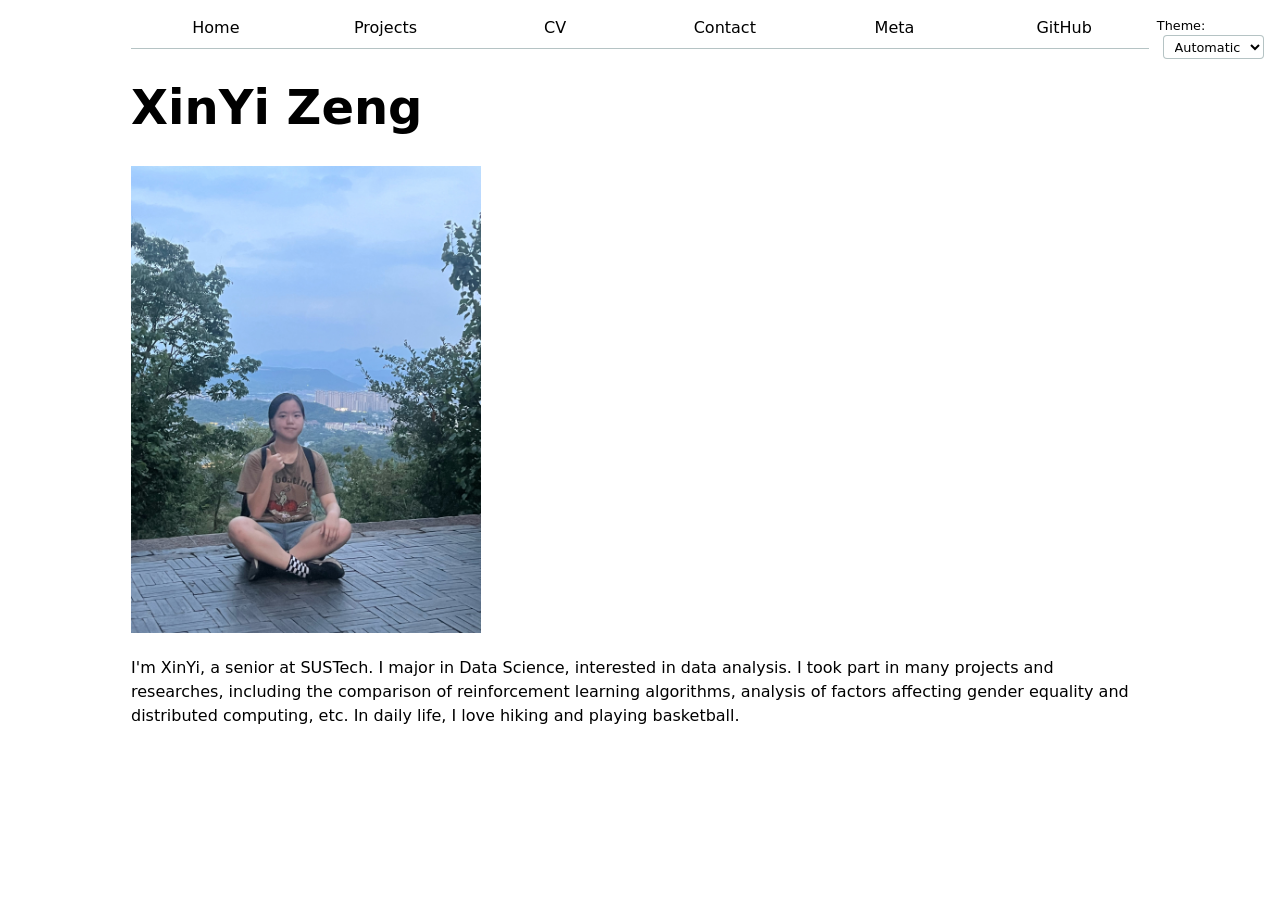
<file: index.html>
<!DOCTYPE html>
<html lang="en">
<head>
    <meta charset="UTF-8">
    <meta name="viewport" content="width=device-width, initial-scale=1.0">
    <title>XinYi Zeng: Personal site and portfolio</title>
    <!-- add outside css file -->
    <link rel="stylesheet" href="style.css">
</head>
<body>
    <h1>XinYi Zeng</h1>
    <img src="images/self_picture.jpg" alt="A photo of me hiking" style="width: 350px;">
    <p>I'm XinYi, a senior at SUSTech. I major in Data Science, interested in data analysis. I took part in many projects and researches, including the comparison of reinforcement learning algorithms, analysis of factors affecting gender equality and distributed computing, etc. In daily life, I love hiking and playing basketball. </p>

<script type="module" src="./global.js"></script>
<!-- defer: prevent scripts from loading too quickly -->
<script type="module" src="./index.js" defer></script>

</body>
</html>
</file>
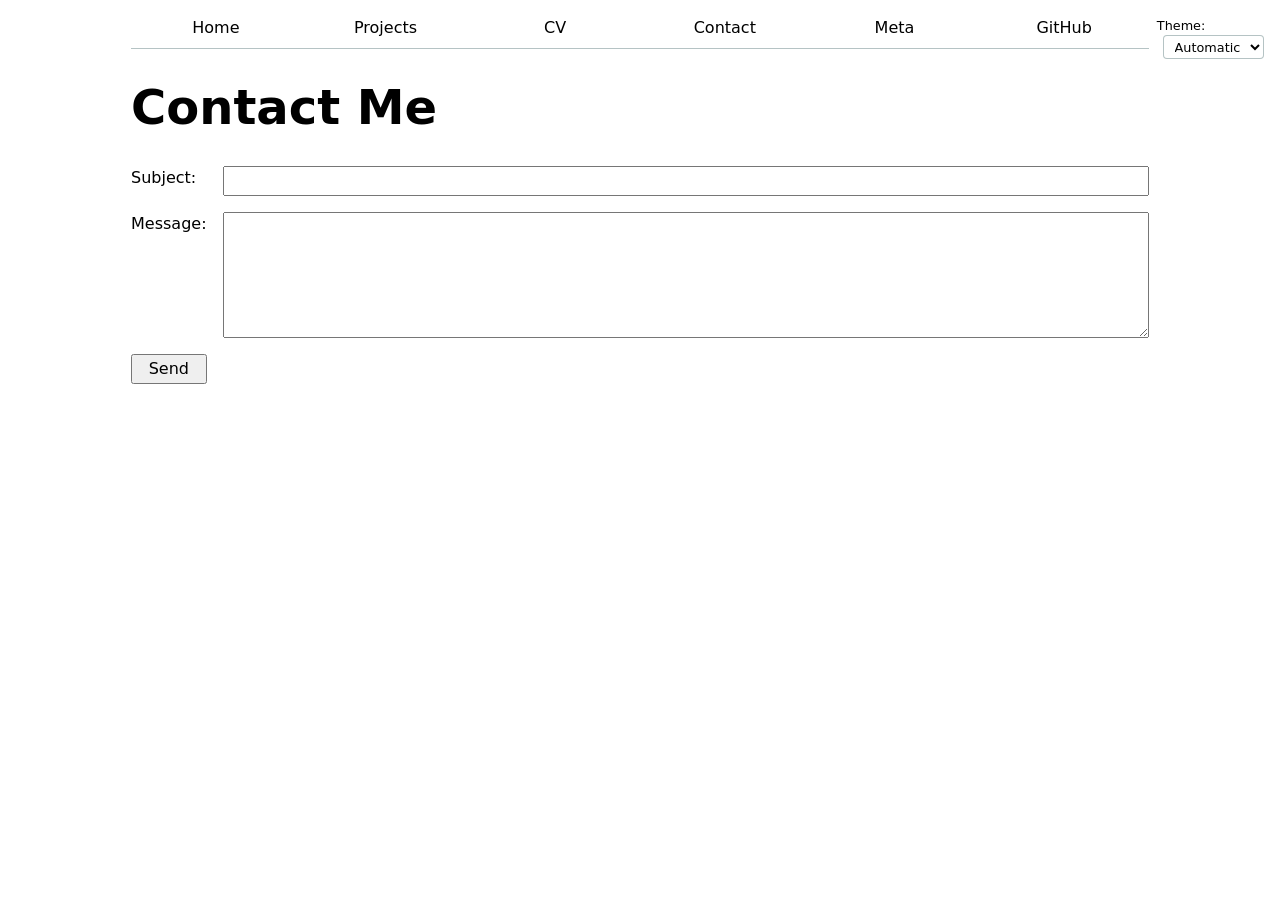
<file: contact/index.html>
<!DOCTYPE html>
<html lang="en">
<head>
    <meta charset="UTF-8">
    <meta name="viewport" content="width=device-width, initial-scale=1.0">
    <title>Contact - XinYi Zeng</title>
    <link rel="stylesheet" href="../style.css">
</head>
<body>
    <h1>Contact Me</h1>
    <!--Calling the local mail client-->
    <form action="mailto:zengxinyi04@gmail.com"  method="POST" enctype="text/plain">
        <label>
            Subject:
            <input name="subject" required>
        </label>

        <label>
            Message:
            <textarea name="body" rows="5" required></textarea>
        </label>

        <button>Send</button>
    </form>


<script type="module" src="../global.js"></script>
</body>
</html>
</file>
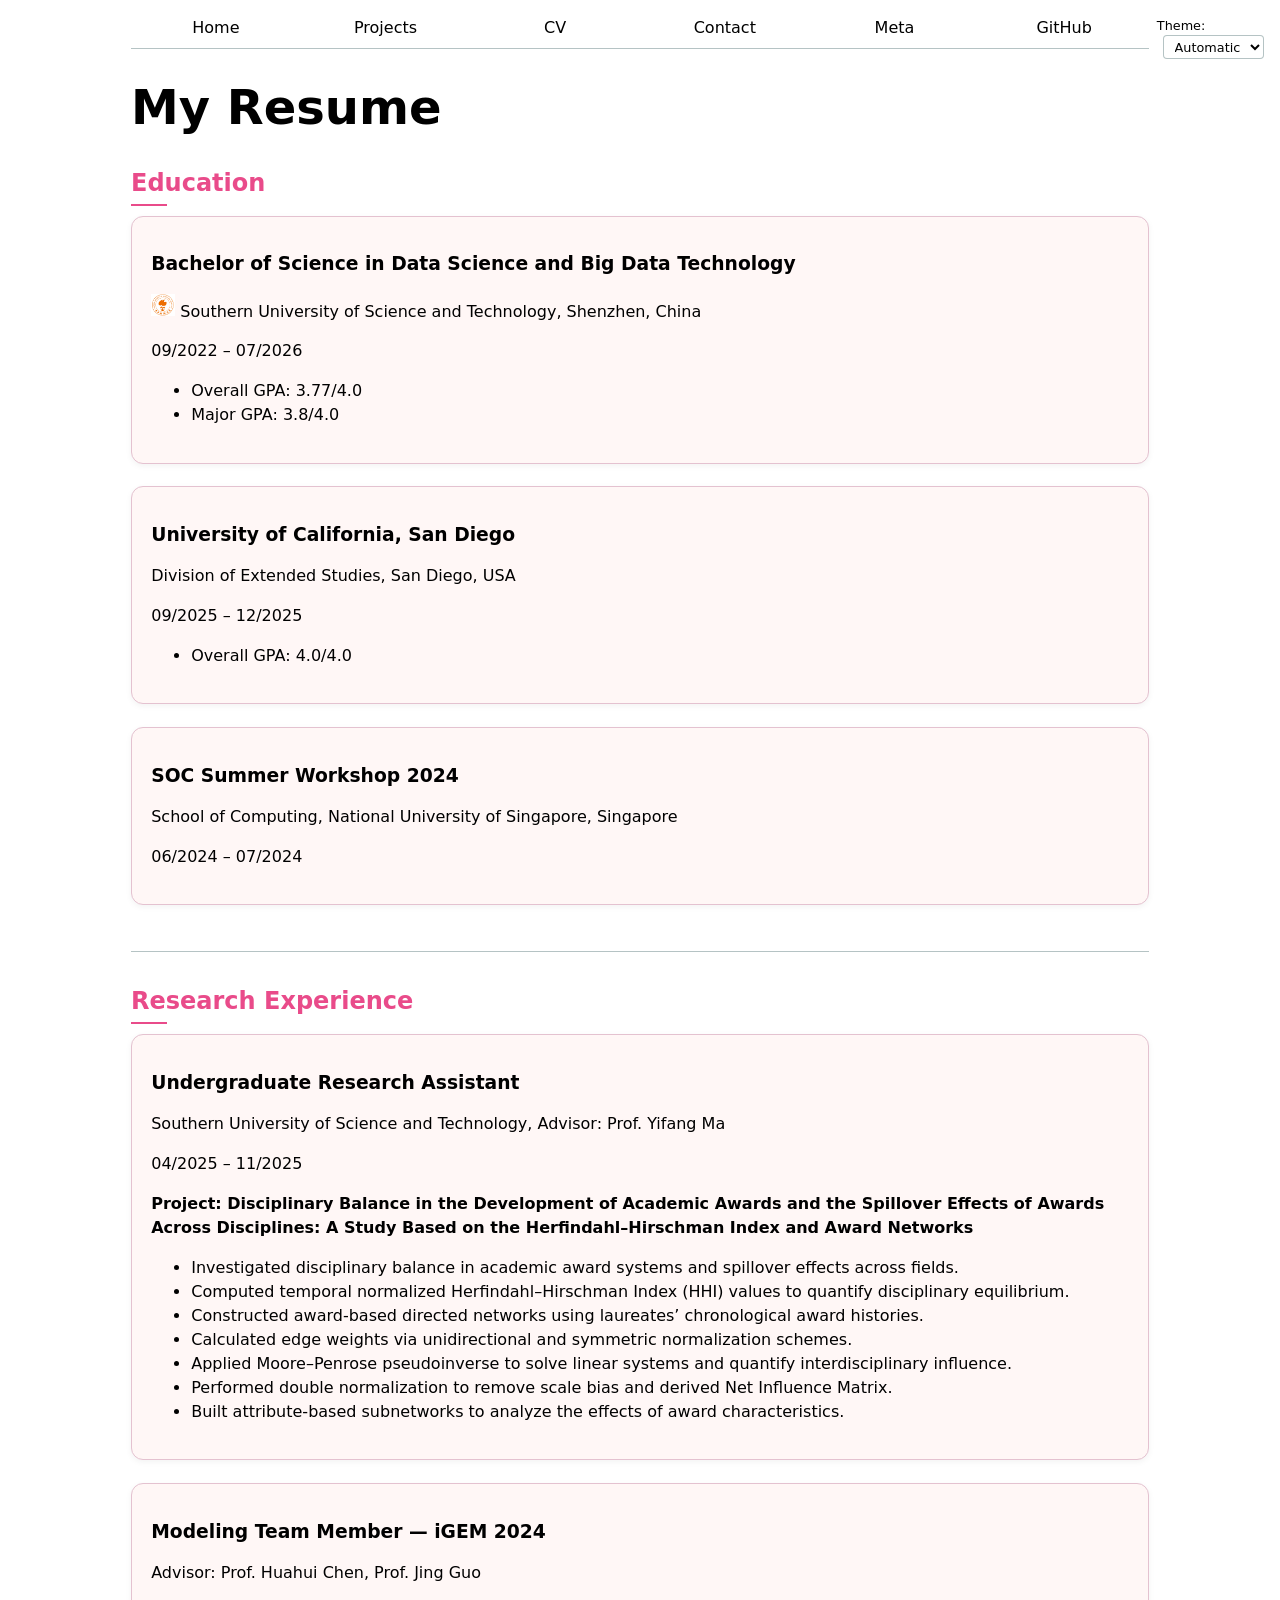
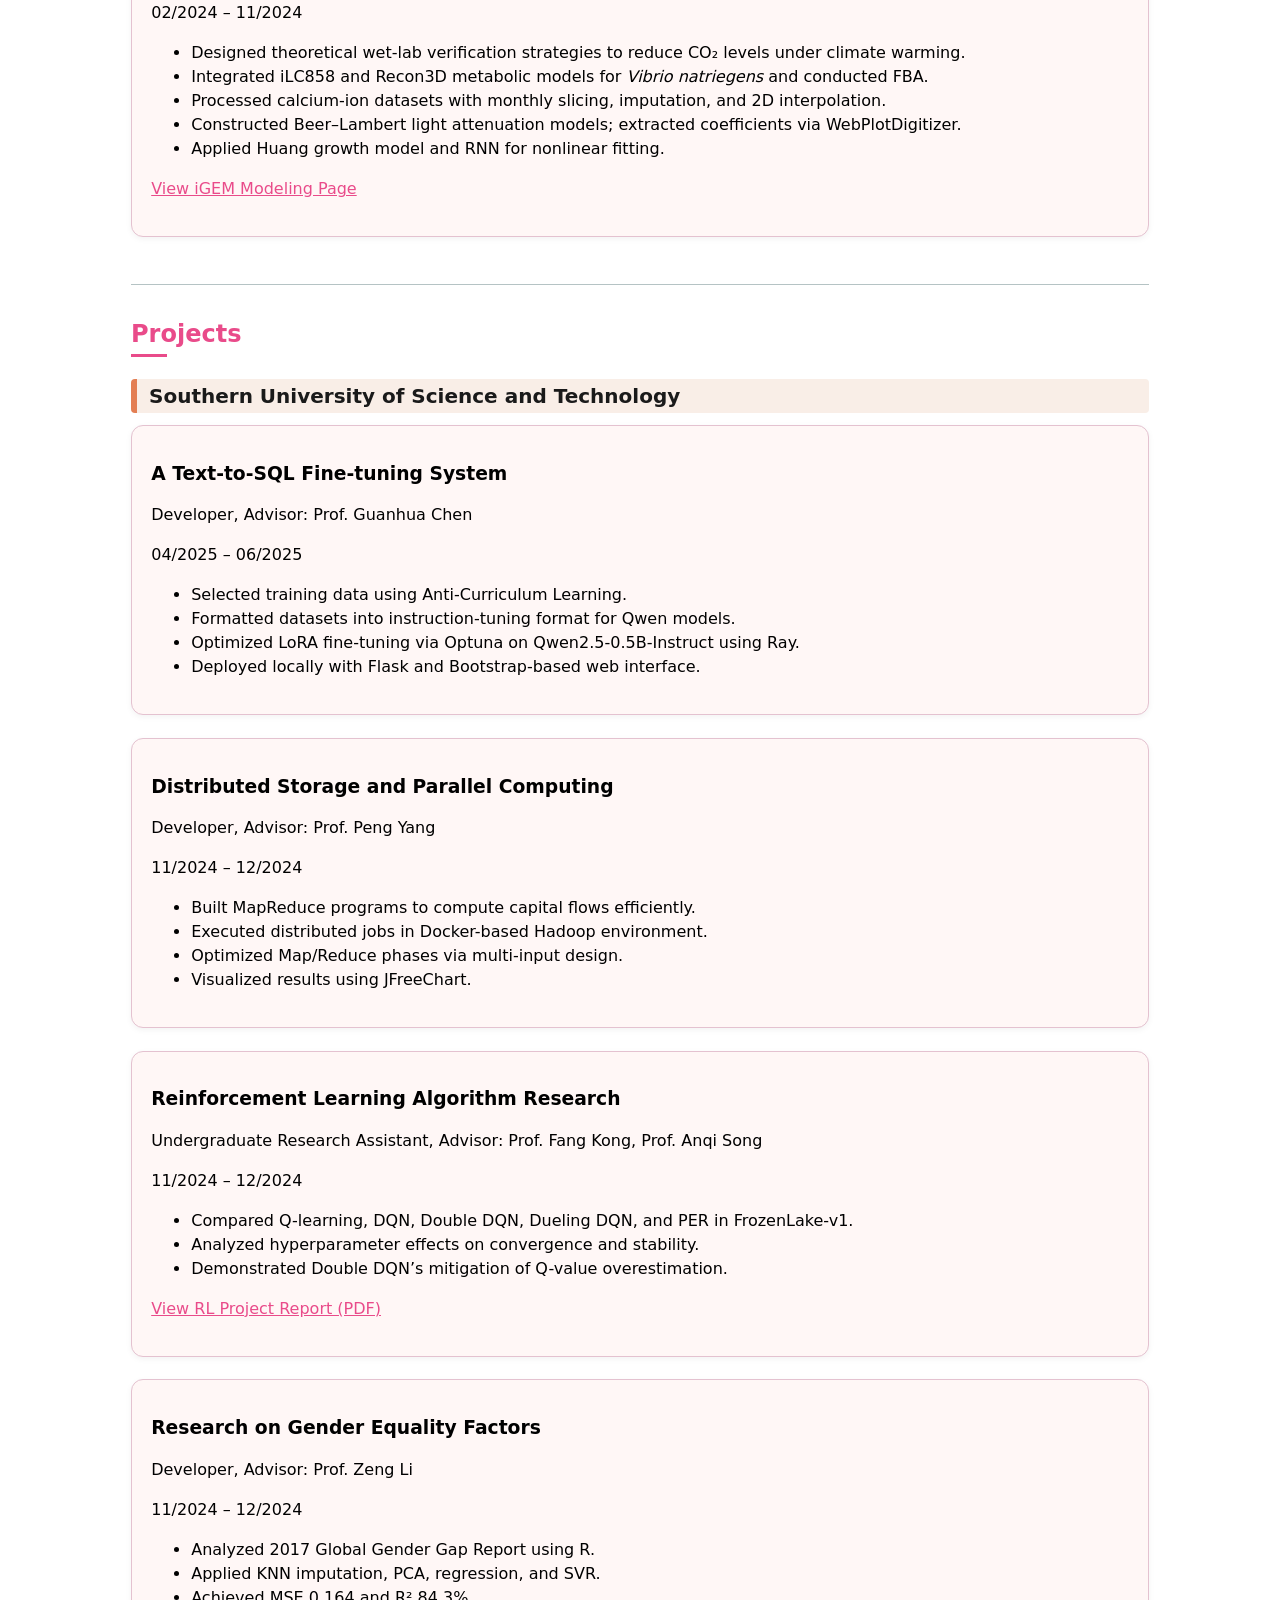
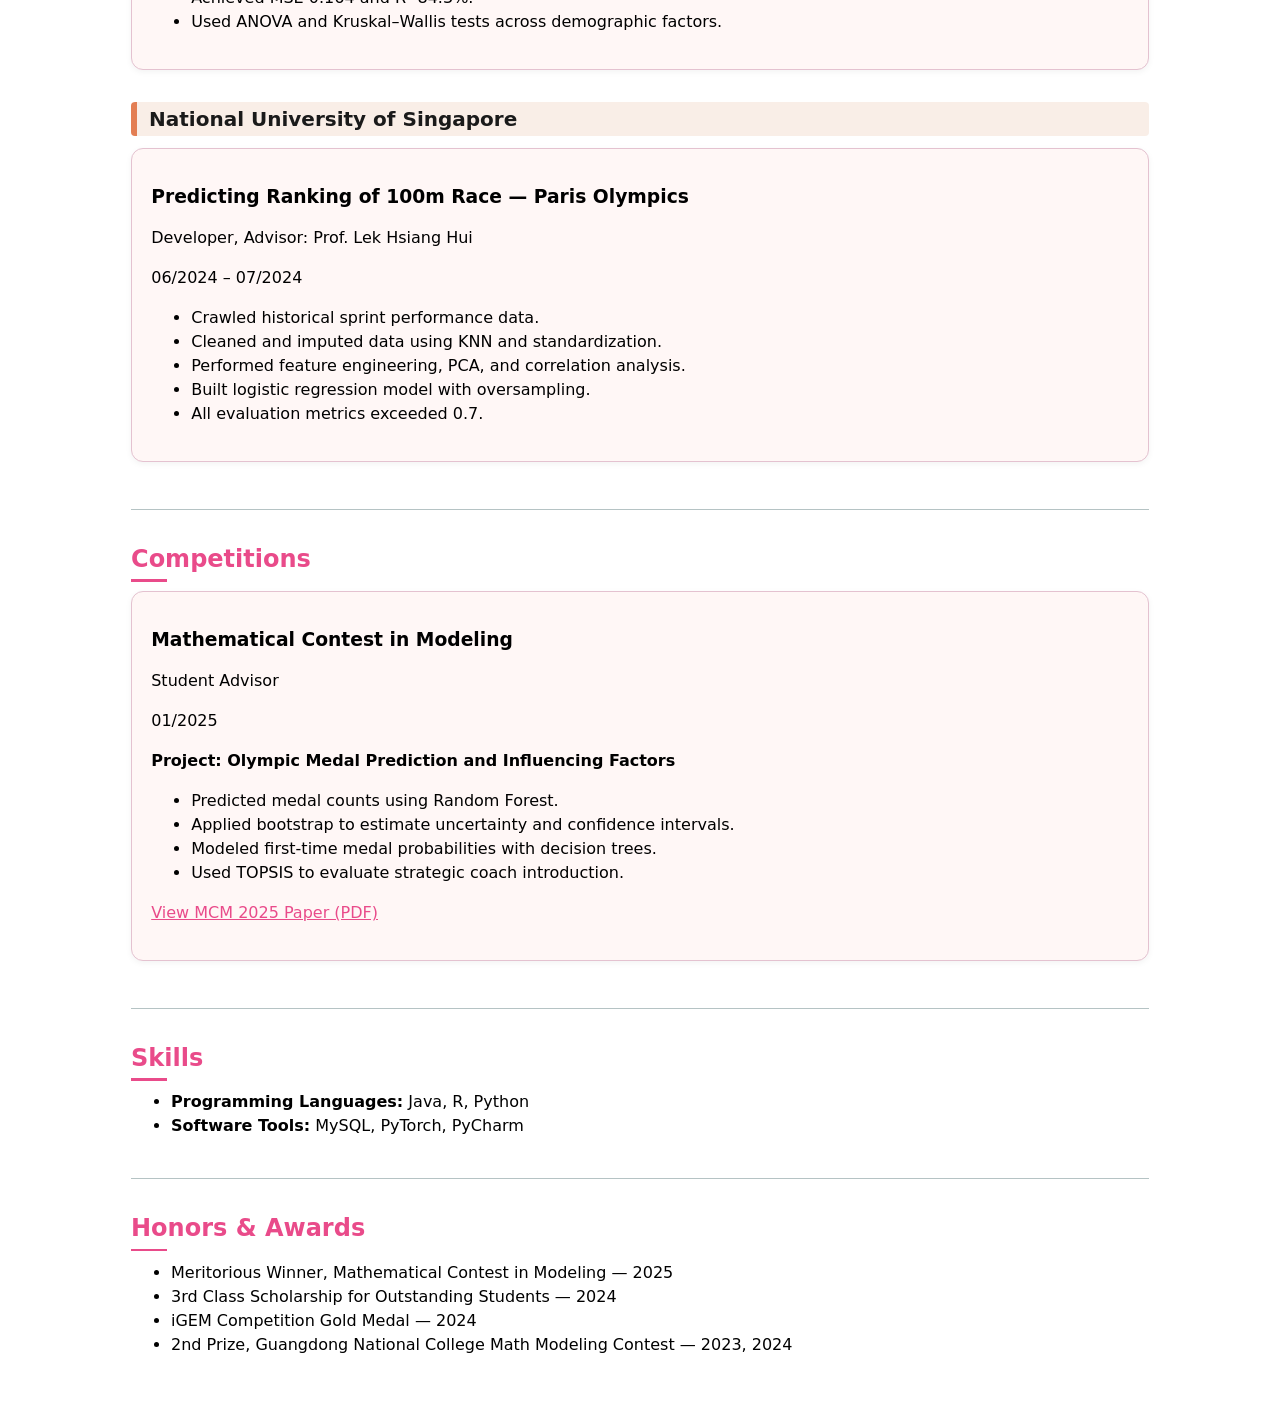
<file: resume/index.html>
<!DOCTYPE html>
<html lang="en">
<head>
    <meta charset="UTF-8">
    <meta name="viewport" content="width=device-width, initial-scale=1.0">
    <title>Resume - XinYi Zeng</title>
    <link rel="stylesheet" href="../style.css">
</head>
<body>

<h1>My Resume</h1>

<!-- ===================== EDUCATION ===================== -->
<section>
    <h2>Education</h2>

    <article>
        <h3>Bachelor of Science in Data Science and Big Data Technology</h3>
        <p>
            <img src="../images/logo.png" alt="Southern University of Science and Technology logo" style="width: 24px;">
            Southern University of Science and Technology, Shenzhen, China
        </p>
        <p><time datetime="2022-09">09/2022</time> – <time datetime="2026-07">07/2026</time></p>
        <ul>
            <li>Overall GPA: 3.77/4.0</li>
            <li>Major GPA: 3.8/4.0</li>
        </ul>
    </article>

    <article>
        <h3>University of California, San Diego</h3>
        <p>Division of Extended Studies, San Diego, USA</p>
        <p><time datetime="2025-09">09/2025</time> – <time datetime="2025-12">12/2025</time></p>
        <ul>
            <li>Overall GPA: 4.0/4.0</li>
        </ul>
    </article>

    <article>
        <h3>SOC Summer Workshop 2024</h3>
        <p>School of Computing, National University of Singapore, Singapore</p>
        <p><time datetime="2024-06">06/2024</time> – <time datetime="2024-07">07/2024</time></p>
    </article>
</section>

<!-- ===================== RESEARCH EXPERIENCE ===================== -->
<section>
    <h2>Research Experience</h2>

    <article>
        <h3>Undergraduate Research Assistant</h3>
        <p>Southern University of Science and Technology, Advisor: Prof. Yifang Ma</p>
        <p><time datetime="2025-04">04/2025</time> – <time datetime="2025-11">11/2025</time></p>
        <p>
            <strong>
                Project: Disciplinary Balance in the Development of Academic Awards and the Spillover Effects of Awards Across Disciplines:
                A Study Based on the Herfindahl–Hirschman Index and Award Networks
            </strong>
        </p>
        <ul>
            <li>Investigated disciplinary balance in academic award systems and spillover effects across fields.</li>
            <li>Computed temporal normalized Herfindahl–Hirschman Index (HHI) values to quantify disciplinary equilibrium.</li>
            <li>Constructed award-based directed networks using laureates’ chronological award histories.</li>
            <li>Calculated edge weights via unidirectional and symmetric normalization schemes.</li>
            <li>Applied Moore–Penrose pseudoinverse to solve linear systems and quantify interdisciplinary influence.</li>
            <li>Performed double normalization to remove scale bias and derived Net Influence Matrix.</li>
            <li>Built attribute-based subnetworks to analyze the effects of award characteristics.</li>
        </ul>
    </article>

    <article>
        <h3>Modeling Team Member — iGEM 2024</h3>
        <p>Advisor: Prof. Huahui Chen, Prof. Jing Guo</p>
        <p><time datetime="2024-02">02/2024</time> – <time datetime="2024-11">11/2024</time></p>
        <ul>
            <li>Designed theoretical wet-lab verification strategies to reduce CO₂ levels under climate warming.</li>
            <li>Integrated iLC858 and Recon3D metabolic models for <em>Vibrio natriegens</em> and conducted FBA.</li>
            <li>Processed calcium-ion datasets with monthly slicing, imputation, and 2D interpolation.</li>
            <li>Constructed Beer–Lambert light attenuation models; extracted coefficients via WebPlotDigitizer.</li>
            <li>Applied Huang growth model and RNN for nonlinear fitting.</li>
        </ul>
        <p>
            <a href="https://2024.igem.wiki/sustechocean/model" target="_blank">
                View iGEM Modeling Page
            </a>
        </p>
    </article>
</section>

<!-- ===================== PROJECTS ===================== -->
<section>
    <h2>Projects</h2>

    <h3 class="sub-title">Southern University of Science and Technology</h3>

    <article>
        <h3>A Text-to-SQL Fine-tuning System</h3>
        <p>Developer, Advisor: Prof. Guanhua Chen</p>
        <p><time datetime="2025-04">04/2025</time> – <time datetime="2025-06">06/2025</time></p>
        <ul>
            <li>Selected training data using Anti-Curriculum Learning.</li>
            <li>Formatted datasets into instruction-tuning format for Qwen models.</li>
            <li>Optimized LoRA fine-tuning via Optuna on Qwen2.5-0.5B-Instruct using Ray.</li>
            <li>Deployed locally with Flask and Bootstrap-based web interface.</li>
        </ul>
    </article>

    <article>
        <h3>Distributed Storage and Parallel Computing</h3>
        <p>Developer, Advisor: Prof. Peng Yang</p>
        <p><time datetime="2024-11">11/2024</time> – <time datetime="2024-12">12/2024</time></p>
        <ul>
            <li>Built MapReduce programs to compute capital flows efficiently.</li>
            <li>Executed distributed jobs in Docker-based Hadoop environment.</li>
            <li>Optimized Map/Reduce phases via multi-input design.</li>
            <li>Visualized results using JFreeChart.</li>
        </ul>
    </article>

    <article>
        <h3>Reinforcement Learning Algorithm Research</h3>
        <p>Undergraduate Research Assistant, Advisor: Prof. Fang Kong, Prof. Anqi Song</p>
        <p><time datetime="2024-11">11/2024</time> – <time datetime="2024-12">12/2024</time></p>
        <ul>
            <li>Compared Q-learning, DQN, Double DQN, Dueling DQN, and PER in FrozenLake-v1.</li>
            <li>Analyzed hyperparameter effects on convergence and stability.</li>
            <li>Demonstrated Double DQN’s mitigation of Q-value overestimation.</li>
        </ul>
        <p><a href="../documents/Project_ai.pdf" target="_blank">View RL Project Report (PDF)</a></p>
    </article>

    <article>
        <h3>Research on Gender Equality Factors</h3>
        <p>Developer, Advisor: Prof. Zeng Li</p>
        <p><time datetime="2024-11">11/2024</time> – <time datetime="2024-12">12/2024</time></p>
        <ul>
            <li>Analyzed 2017 Global Gender Gap Report using R.</li>
            <li>Applied KNN imputation, PCA, regression, and SVR.</li>
            <li>Achieved MSE 0.164 and R² 84.3%.</li>
            <li>Used ANOVA and Kruskal–Wallis tests across demographic factors.</li>
        </ul>
    </article>

    <h3 class="sub-title">National University of Singapore</h3>

    <article>
        <h3>Predicting Ranking of 100m Race — Paris Olympics</h3>
        <p>Developer, Advisor: Prof. Lek Hsiang Hui</p>
        <p><time datetime="2024-06">06/2024</time> – <time datetime="2024-07">07/2024</time></p>
        <ul>
            <li>Crawled historical sprint performance data.</li>
            <li>Cleaned and imputed data using KNN and standardization.</li>
            <li>Performed feature engineering, PCA, and correlation analysis.</li>
            <li>Built logistic regression model with oversampling.</li>
            <li>All evaluation metrics exceeded 0.7.</li>
        </ul>
    </article>
</section>

<!-- ===================== COMPETITIONS ===================== -->
<section>
    <h2>Competitions</h2>

    <article>
        <h3>Mathematical Contest in Modeling</h3>
        <p>Student Advisor</p>
        <p><time datetime="2025-01">01/2025</time></p>
        <p><strong>Project: Olympic Medal Prediction and Influencing Factors</strong></p>
        <ul>
            <li>Predicted medal counts using Random Forest.</li>
            <li>Applied bootstrap to estimate uncertainty and confidence intervals.</li>
            <li>Modeled first-time medal probabilities with decision trees.</li>
            <li>Used TOPSIS to evaluate strategic coach introduction.</li>
        </ul>
        <p><a href="../documents/2522428.pdf" target="_blank">View MCM 2025 Paper (PDF)</a></p>
    </article>
</section>

<!-- ===================== SKILLS ===================== -->
<section>
    <h2>Skills</h2>
    <ul>
        <li><strong>Programming Languages:</strong> Java, R, Python</li>
        <li><strong>Software Tools:</strong> MySQL, PyTorch, PyCharm</li>
    </ul>
</section>

<!-- ===================== HONORS ===================== -->
<section>
    <h2>Honors & Awards</h2>
    <ul>
        <li>Meritorious Winner, Mathematical Contest in Modeling — 2025</li>
        <li>3rd Class Scholarship for Outstanding Students — 2024</li>
        <li>iGEM Competition Gold Medal — 2024</li>
        <li>2nd Prize, Guangdong National College Math Modeling Contest — 2023, 2024</li>
    </ul>
</section>

<script type="module" src="../global.js"></script>
</body>
</html>
</file>
<file: style.css>
html {
  color-scheme: light dark; 
}

/*Add border of the navigation bar*/
:root {
  --color-accent: oklch(65% 50% 0);
  accent-color: var(--color-accent);
  --color-border: oklch(84.717% 0.04267 351.188);   
  --color-card-bg: color-mix(in oklch, var(--color-accent) 5%, canvas 95%);     
  --border-color: oklch(50% 10% 200 / 40%);
}

body {
  /* Set line height to 1.5 times the font size
	   and use the OS’s UI font as the website font
	 */
  font: 100%/1.5 system-ui;
  max-width: 100ch;
  /* Center the content */
  margin-inline: auto;
  /* Add horizontal padding so that the content doesn't touch viewport edges */
  padding-inline: 1rem;

  /* Default styles for all headings */
  h1, h2, h3, h4, h5, h6 {
    line-height: 1.1; /* Compact leading for headings */
    text-wrap: balance; /* Balance wrapping for multi-line titles */
  }

  h1 {
    font-size: 300%; /* Make <h1> significantly larger */
  }

}
/*Descendant selectors*/
nav ul,
nav li {
  display: contents;
}

nav {
  display: flex;
  margin-bottom: 1rem;
  border-bottom: 1px solid var(--border-color);
}

nav a {
  flex: 1;
  /*Remove the underline*/
  text-decoration: none;
  /*Remove the gory default link color*/
  color: inherit;
  /*Center the text in its box*/
  text-align: center;
  padding: 0.5em;
}

/*Add border of the navigation bar*/
nav a.current {
  border-bottom: 0.4em solid var(--border-color);
  padding-bottom: 0.1em;
}

/*Add hover display*/
nav a:hover {
  border-bottom: 0.4em solid var(--color-accent);
  background-color: color-mix(in oklch, var(--color-accent), canvas 85%);
}

/*Contact page*/
/*make the font uniform*/
input,
textarea,
button,
select {
  font: inherit;
}

form {
  display: grid;
  grid-template-columns: auto 1fr;
  gap: 1em;
}

label {
  display: grid;
  grid-template-columns: subgrid;
  grid-column: 1 / -1;
}

button[type="submit"] {
  grid-column: 1 / -1;
}

/*Projects page*/
.projects {
  display: grid;
  grid-template-columns: repeat(auto-fill, minmax(15em, 1fr));
  gap: 1em; /* Set Spacing */
}

.projects article {
  display: grid;
  grid-template-rows: subgrid; 
  grid-row: span 3; 
}

.projects h2 {
  margin: 0; 
}

section {
  margin-bottom: 2rem;
  padding-bottom: 1.5rem;
  border-bottom: 1px solid var(--border-color); /* add separate lines */
}
section:last-of-type {
  border-bottom: none;
  margin-bottom: 0;
}

/*emphasize the h2*/
h2 {
  font-size: 150%;
  margin-top: 1.5em;
  margin-bottom: 0.8em;
  color: var(--color-accent);
  position: relative;
}
h2::before {
  content: "";
  display: block;
  width: 1.5em; /*short or long*/
  height: 0.1em; /*thin or thick*/
  background: var(--color-accent);
  position: absolute;
  bottom: -0.4em;
  left: 0;
}

/*Add background color to the article*/
article {
  background: var(--color-card-bg);
  border-radius: 12px;
  padding: 1.2em;
  margin-bottom: 1.4em;
  box-shadow: 0 2px 6px oklch(0 0 0 / 5%);
  border: 1px solid var(--color-border);
  transition: transform 0.2s ease, box-shadow 0.2s ease;
}
article:hover {
  transform: translateY(-2px);
  box-shadow: 0 4px 12px oklch(0 0 0 / 8%);
}

a {
  color: var(--color-accent);
}

/* Theme switch styling */
.color-scheme {
  position: absolute;
  top: 1rem;
  right: 1rem;
  font-size: 80%;
  font-family: inherit;
  z-index: 10; /* the content lies on top */
}

.color-scheme select {
  margin-left: 0.5em;
  padding: 0.2em 0.5em;
  border: 1px solid var(--border-color);
  border-radius: 4px;
  background: canvas;
  color: canvastext;
}

/* GitHub Stats Section */
#profile-stats {
  display: flex;
  justify-content: center;
  align-items: flex-start;
  gap: 3rem;
  margin: 2rem 0;
  text-align: center;
  flex-wrap: wrap;
}

#profile-stats dl {
  display: grid;
  grid-template-rows: auto auto;
  justify-items: center;
  margin: 0;
}

#profile-stats dt {
  text-transform: uppercase;
  font-size: 0.7rem;
  letter-spacing: 1px;
  color: #6b7280; 
  margin-bottom: 0.3rem;
}

#profile-stats dd {
  font-size: 1.5rem;
  font-weight: 600;
  color: #111827; 
  margin: 0;
}

#profile-stats img {
  border-radius: 50%;
  margin-bottom: 1rem;
}

#profile-stats h3 {
  font-size: 1.2rem;
  margin-bottom: 1rem;
}

#profile-stats a {
  text-decoration: none;
}

#profile-stats a:hover {
  text-decoration: underline;
}

/*project year style*/
.project-year {
  color: gray;
  font-family: Baskerville, serif;
  font-variant-numeric: oldstyle-nums;
  font-size: 0.9em;
  margin-top: 0.3em;
}

/*SVG*/
#projects-pie-plot {
  max-width: 20em;
  margin-block: 2em;
  overflow: visible; /*can not be cut*/
}

.legend {
  display: grid;
  grid-template-columns: repeat(auto-fill, minmax(9em, 1fr));
  gap: 0.75em;
  padding: 0.75em;
  margin-block: 1.5em;
  border: 1px solid var(--border-color);
  border-radius: 8px;
  background: color-mix(in oklch, canvas 99.5% , var(--color-accent) 0.5%);
  list-style: none;
}


.legend-item {
  display: flex;
  align-items: center;
  gap: 0.5em;
  padding: 0.25em;
}


.legend-item .swatch {
  display: inline-block;
  width: 1em;
  height: 1em;
  aspect-ratio: 1 / 1;
  border-radius: 0.2em;
  background: var(--color);
}

.container {
  display: flex;      /*Images and tags are arranged horizontally.*/        
  align-items: center;        
  justify-content: center;    
  gap: 2em;                   
  flex-wrap: wrap;            
  margin-block: 2em;         
}

.container svg {
  flex: 0 0 auto;             
  max-width: 20em;            
  height: auto;
}

.container .legend {
  flex: 1;                    
}

.searchBar {
  display: block;            
  width: 100%;               
  max-width: 25em;           
  margin-block: 1.5em;       
  padding: 0.5em 0.75em;     
  border: 1px solid var(--border-color);
  border-radius: 8px;
  font-size: 1em;
  background: canvas;
  color: canvastext;
}


.projects ul {
  list-style: none;  
  margin-left: 0em;  
  padding-left: 0.8rem; 
}

.projects ul li {
  position: relative;
  padding-left: 0.6rem;   
  margin-bottom: 0.25rem; 
}

.projects ul li::before {
  content: "•";         
  position: absolute;
  left: 0;
  top: 0.1rem;
  font-size: 0.65em;    
  color: #555;         
}


/*hover*/ 
svg {
  width: 100%;
  height: auto;
}

svg path {
  transition: opacity 300ms ease;
}

svg:has(path:hover) path:not(:hover) {
  opacity: 0.5;
}

/*click*/ 
path {
  cursor: pointer;
  transition: 300ms;
}

.selected {
  --color: oklch(65% 50% 0); 
}

path.selected {
  fill: var(--color);
}

.legend-item.selected .swatch {
  background-color: oklch(65% 50% 0); 
  box-shadow: 0 0 6px oklch(65% 50% 0);
  transform: scale(1.1);
  transition: background-color 0.3s, transform 0.2s, box-shadow 0.2s;
}

.stats {
  display: grid;
  grid-template-columns: repeat(auto-fit, minmax(120px, 1fr)); 
  text-align: center;
  row-gap: 0.8rem; 
  margin-top: 2rem;
}

/* label*/
.stats dt {
  grid-row: 1; /* dt in first row */
  font-size: 0.8rem;
  font-weight: 600;
  color: #6c6c80;
  text-transform: uppercase;
  letter-spacing: 1px;
  margin: 0;
}

/* number */
.stats dd {
  grid-row: 2; /* dd in second row */
  font-size: 1rem;
  font-weight: 700;
  color: #111;
  line-height: 1.2;
  margin: 0;
}

/* meta: day of commit */
#chart {
  margin-top: 2rem; 
}


/*grid*/
.gridlines line {
  shape-rendering: crispEdges;
}

.gridlines path {
  stroke: none;
}

/*Tooltip*/
.info {
  display: grid;
  grid-template-columns: auto 1fr; 
  gap: 0.25rem 1rem;
  margin: 1rem;
  padding: 1rem;
  background: #fafafa;
  border-radius: 8px;
  border: 1px solid #ddd;
  font-size: 0.9rem;
  max-width: 300px;
}

.info dt {
  color: #666;
  font-weight: 600;
}

.info dd {
  margin: 0;
  font-weight: 500;
}

dl.info {
  transition-duration: 500ms;
  transition-property: opacity, visibility;
}

dl.info[hidden]:not(:hover, :focus-within) {
  opacity: 0;
  visibility: hidden;
}

/* location(top left corner) */
.tooltip {
  position: fixed;
  top: 1em;
  left: 1em;
  z-index: 10;
}

/* hover*/
circle {
  transition: all 200ms ease;
  transform-origin: center;
  transform-box: fill-box;
}

/* Make new circles animate from r = 0 */
@starting-style {
  circle {
    r: 0;
  }
}

circle:hover {
  transform: scale(1.5);
}

/*brushing*/
@keyframes marching-ants {
  to {
    stroke-dashoffset: -8; 
  }
}

.selection {
  fill-opacity: 0.1;       
  stroke: black;          
  stroke-opacity: 0.7;     
  stroke-dasharray: 5 3;   
  animation: marching-ants 2s linear infinite; 
}

circle.selected {
  fill: #ff6b6b; 
}


/* ===== Sub-Title for Schools in Projects Section ===== */
.sub-title {
    margin-top: 32px;
    margin-bottom: 12px;
    padding: 6px 12px;
    font-size: 1.25rem;
    font-weight: 700;
    border-left: 6px solid #e37e53; 
    background: #f9eee7;            
    color: #1a1a1a;
    border-radius: 4px;
}

/* ===== Fix project images oversizing ===== */
.projects article {
  display: flex;
  flex-direction: column;
  overflow: hidden; 
}


.projects article img {
  width: 100%;
  height: 180px;             
  object-fit: cover;         
  object-position: center;   
  border-radius: 8px;        
  margin-bottom: 0.8em;      
  display: block;
}

.projects article h2,
.projects article p {
  overflow-wrap: break-word;
}

/* ===== Fix spacing between image and title in project cards ===== */
.projects article img {
  width: 100%;              
  height: auto !important;  
  object-fit: contain !important;
  object-position: center;
  display: block;

  margin-top: 1.2em !important;  
  margin-bottom: 1.2em !important; 


.projects article h2 {
  margin-top: 0.1em !important; 
}

}


#files {
  display: grid;
  grid-template-columns: 1fr 4fr;
  row-gap: 4px;

  > div {
    grid-column: 1 / -1;
    display: grid;
    grid-template-columns: subgrid;
  }

  dt {
    grid-column: 1;
  }

  dd {
    grid-column: 2;
  }
}

#files dd {
  grid-column: 2;
  display: flex;
  flex-wrap: wrap;
  align-items: start;
  align-content: start;
  gap: 0.15em;
  padding-top: 0.6em;
  margin-left: 0;
}


.loc {
  display: flex;
  width: 0.5em;
  aspect-ratio: 1;
  background: var(--color, steelblue);  
  border-radius: 50%;
}


#files dt code {
  font-family: inherit;
  font-size: 1em;       
  font-weight: 600;     
}

#files small {
  font-family: inherit;
  font-size: 0.85em;   
  font-weight: 400;    
  opacity: 0.7;        
  display: block;
}

#scrolly-1 {
  position: relative;
  display: flex;
  margin-bottom: 25vh;
  gap: 1rem;
}

#scatter-story {
  position: relative;
  flex: 1; 
}

#scatter-plot {
  position: sticky;
  flex: 1.5;  
  top: 0;
  left: 0;
  height: 50vh; /* REQUIRED for sticky to work */
}

.step {
  padding-bottom: 50vh;
  font-size: 1.1rem;
  line-height: 1.6;
}


#files {
  margin-top: 6rem;
}
</file>
